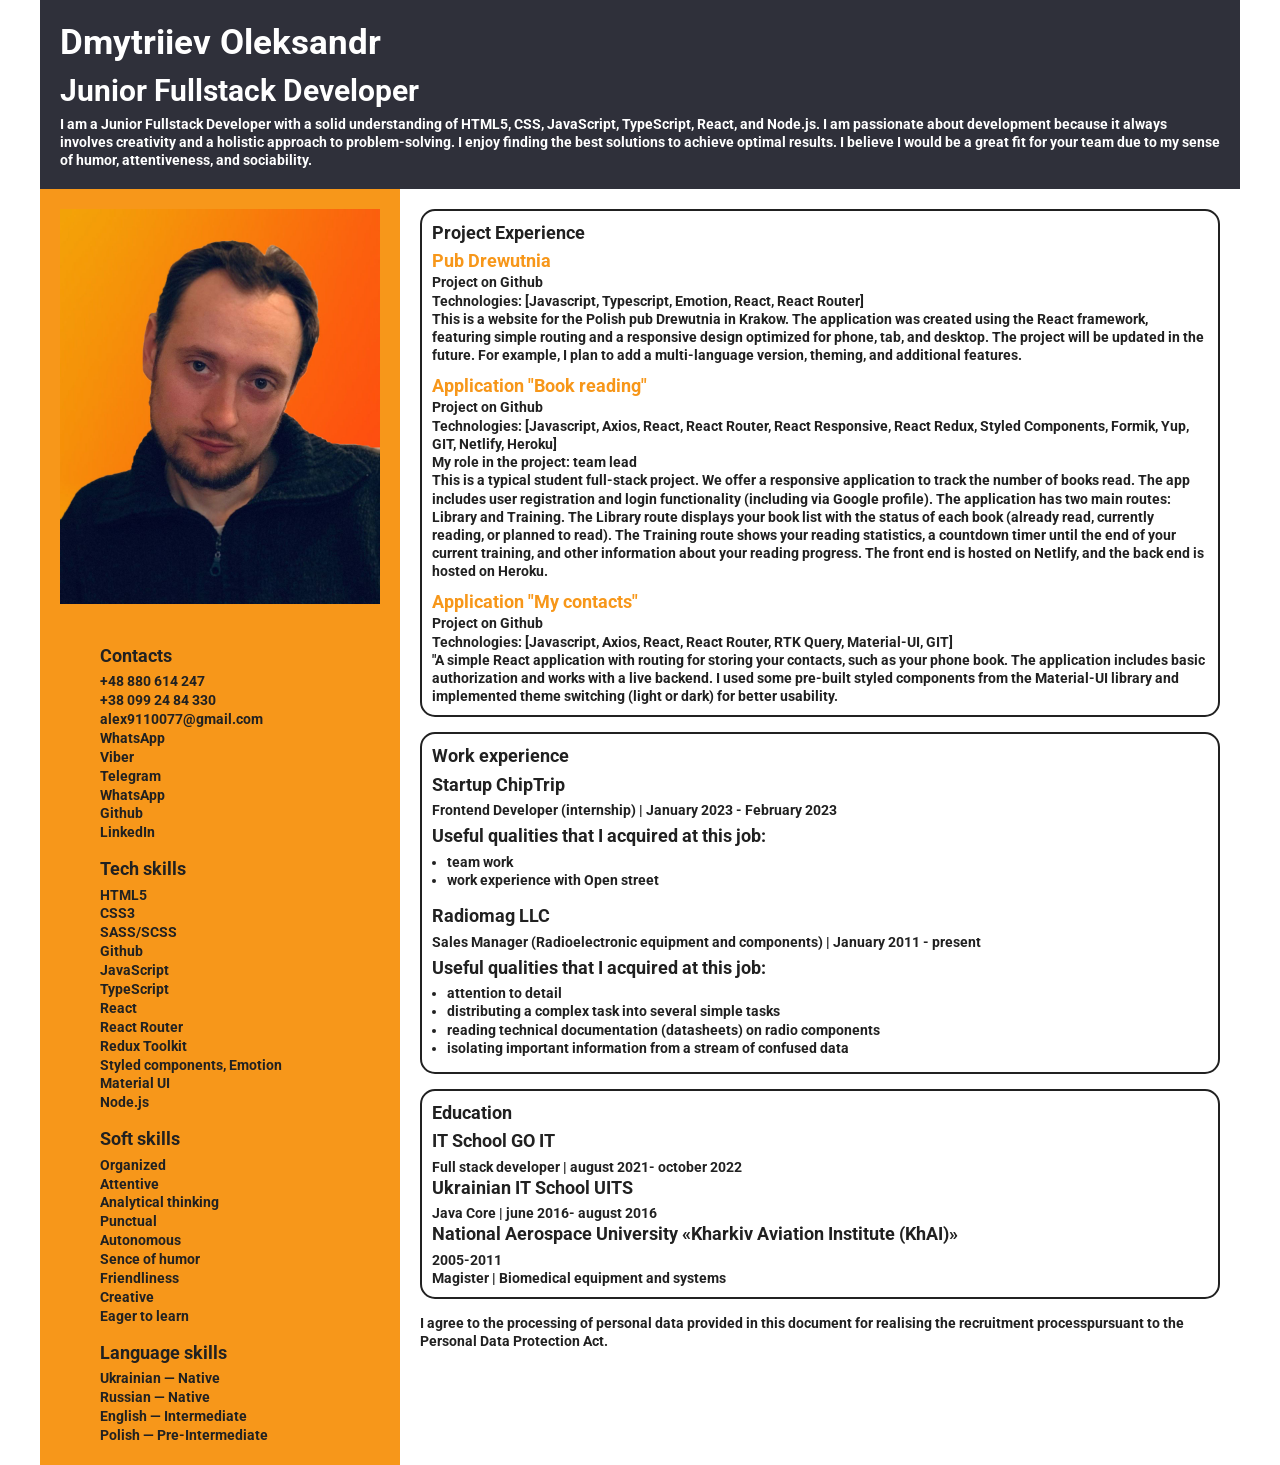
<file: index.html>
<!DOCTYPE html>
<html lang="pl">
  <head>
    <meta charset="UTF-8" />
    <meta name="viewport" content="width=device-width, initial-scale=1.0" />
    <title>Dmitriev Aleksandr</title>
    <link rel="preconnect" href="https://fonts.googleapis.com" />
    <link rel="preconnect" href="https://fonts.gstatic.com" crossorigin />
    <link
      href="https://fonts.googleapis.com/css2?family=Raleway:wght@700&family=Roboto:wght@400;500;700;900&display=swap"
      rel="stylesheet"
    />
    <link
      rel="stylesheet"
      href="https://cdnjs.cloudflare.com/ajax/libs/modern-normalize/1.1.0/modern-normalize.min.css"
    />
    <link rel="stylesheet" href="./css/main.min.css" />
  </head>

  <body>
    <header>
      <section class="container header-section">
        <h1 class="header-section__name">Dmytriiev Oleksandr</h1>
        <h2 class="header-section__position">Junior Fullstack Developer</h2>
        <p class="header-section__resume-text">
          I am a Junior Fullstack Developer with a solid understanding of HTML5,
          CSS, JavaScript, TypeScript, React, and Node.js. I am passionate about
          development because it always involves creativity and a holistic
          approach to problem-solving. I enjoy finding the best solutions to
          achieve optimal results. I believe I would be a great fit for your
          team due to my sense of humor, attentiveness, and sociability.
        </p>
      </section>
    </header>

    <main>
      <section class="container primaryContent">
        <aside class="sidebar">
          <img class="photo" src="./src/images/IMG3.jpg" alt="oops" />
          <section class="sidebar__content-section">
            <h2 class="sidebar-title">Contacts</h2>
            <ul class="list sidebar-list">
              <li class="sidebar-content">
                <a href="tel:+48880614247" class="link">+48 880 614 247</a>
              </li>
              <li class="sidebar-content">
                <a href="tel:+380992484330" class="link">+38 099 24 84 330</a>
              </li>
              <li class="sidebar-content">
                <a href="mailto:alex9110077@gmail.com" class="link"
                  >alex9110077@gmail.com</a
                >
              </li>
              <li class="sidebar-content">
                <a
                  href="https://api.whatsapp.com/send?phone=48880614247"
                  class="link"
                  >WhatsApp</a
                >
              </li>
              <li class="sidebar-content">
                <a href="viber://chat?number=0992484330" class="link">Viber</a>
              </li>
              <li class="sidebar-content">
                <a href="tg://resolve?domain=@DmitrievAlexTXT" class="link"
                  >Telegram</a
                >
              </li>
              <li class="sidebar-content">
                <a
                  href="https://api.whatsapp.com/send?phone=48880614247"
                  class="link"
                  >WhatsApp</a
                >
              </li>
              <li class="sidebar-content">
                <a
                  href="https://github.com/AlexanderDmitriev"
                  target="_blank"
                  rel="noopener noreferrer"
                  class="link"
                  >Github</a
                >
              </li>
              <li class="sidebar-content">
                <a
                  href="https://www.linkedin.com/in/alexander-dmitriev-43b876231/"
                  target="_blank"
                  rel="noopener noreferrer"
                  class="link"
                  >LinkedIn</a
                >
              </li>
            </ul>
            <h2 class="sidebar-title">Tech skills</h2>
            <ul class="sidebar-list">
              <li class="sidebar-content">HTML5</li>
              <li class="sidebar-content">CSS3</li>
              <li class="sidebar-content">SASS/SCSS</li>
              <li class="sidebar-content">Github</li>
              <li class="sidebar-content">JavaScript</li>
              <li class="sidebar-content">TypeScript</li>
              <li class="sidebar-content">React</li>
              <li class="sidebar-content">React Router</li>
              <li class="sidebar-content">Redux Toolkit</li>
              <li class="sidebar-content">Styled components, Emotion</li>
              <li class="sidebar-content">Material UI</li>
              <li class="sidebar-content">Node.js</li>
            </ul>
            <h2 class="sidebar-title">Soft skills</h2>
            <ul class="sidebar-list">
              <li class="sidebar-content">Organized</li>
              <li class="sidebar-content">Attentive</li>
              <li class="sidebar-content">Analytical thinking</li>
              <li class="sidebar-content">Punctual</li>
              <li class="sidebar-content">Autonomous</li>
              <li class="sidebar-content">Sence of humor</li>
              <li class="sidebar-content">Friendliness</li>
              <li class="sidebar-content">Creative</li>
              <li class="sidebar-content">Eager to learn</li>
            </ul>
            <h2 class="sidebar-title">Language skills</h2>
            <ul class="list sidebar-list">
              <li class="sidebar-content">Ukrainian — Native</li>
              <li class="sidebar-content">Russian — Native</li>
              <li class="sidebar-content">English — Intermediate</li>
              <li class="sidebar-content">Polish — Pre-Intermediate</li>
            </ul>
          </section>
        </aside>
        <section class="content">
          <div class="content-block">
            <h2 class="sidebar-title education-title">Project Experience</h2>
            <ul class="list sidebar-list">
              <li class="project-list">
                <a
                  href="https://alexanderdmitriev.github.io/Drewutnia/"
                  class="sidebar-content link project-link"
                >
                  Pub Drewutnia</a
                >
                <a
                  href="https://github.com/AlexanderDmitriev/Drewutnia"
                  class="sidebar-content link"
                >
                  Project on Github</a
                >
                <p class="content-text">
                  Technologies: [Javascript, Typescript, Emotion, React, React
                  Router]
                </p>
                <p class="content-text">
                  This is a website for the Polish pub Drewutnia in Krakow. The
                  application was created using the React framework, featuring
                  simple routing and a responsive design optimized for phone,
                  tab, and desktop. The project will be updated in the future.
                  For example, I plan to add a multi-language version, theming,
                  and additional features.
                </p>
              </li>
              <li class="project-list">
                <a
                  href="https://book-reading-43-9.netlify.app/"
                  class="sidebar-content link project-link"
                >
                  Application "Book reading"</a
                >
                <a
                  href="https://github.com/AlexanderDmitriev/FinalProjectReact-Node-Front"
                  class="sidebar-content link"
                >
                  Project on Github</a
                >
                <p class="content-text">
                  Technologies: [Javascript, Axios, React, React Router, React
                  Responsive, React Redux, Styled Components, Formik, Yup, GIT,
                  Netlify, Heroku]
                </p>
                <p class="content-text">My role in the project: team lead</p>
                <p class="content-text">
                  This is a typical student full-stack project. We offer a
                  responsive application to track the number of books read. The
                  app includes user registration and login functionality
                  (including via Google profile). The application has two main
                  routes: Library and Training. The Library route displays your
                  book list with the status of each book (already read,
                  currently reading, or planned to read). The Training route
                  shows your reading statistics, a countdown timer until the end
                  of your current training, and other information about your
                  reading progress. The front end is hosted on Netlify, and the
                  back end is hosted on Heroku.
                </p>
              </li>
              <!--  -->
              <li class="project-list">
                <a
                  href="https://alexanderdmitriev.github.io/goit-react-hw-08-phonebook/"
                  class="sidebar-content link project-link"
                >
                  Application "My contacts"</a
                >
                <a
                  href="https://github.com/AlexanderDmitriev/goit-react-hw-08-phonebook"
                  class="sidebar-content link"
                >
                  Project on Github</a
                >
                <p class="content-text">
                  Technologies: [Javascript, Axios, React, React Router, RTK
                  Query, Material-UI, GIT]
                </p>
                <p class="content-text">
                  "A simple React application with routing for storing your
                  contacts, such as your phone book. The application includes
                  basic authorization and works with a live backend. I used some
                  pre-built styled components from the Material-UI library and
                  implemented theme switching (light or dark) for better
                  usability.
                </p>
              </li>
              <!-- <li class="project-list">
                <a
                  href="https://alexanderdmitriev.github.io/goit-react-hw-05-movies/"
                  class="sidebar-content link project-link"
                >
                  Application "Movie finder"</a
                >
                <a
                  href="https://github.com/AlexanderDmitriev/goit-react-hw-05-movies"
                  class="sidebar-content link"
                >
                  Project on Github</a
                >
                <p class="content-text">
                  Technologies: [Javascript, Axios, React, React Router,
                  Emotion]
                </p>
                <p class="content-text">
                  Technologies: [Javascript, Axios, React, React Router,
                  Emotion] This React application is useful for fi nding
                  information about some fi lms. As backend I usethemoviedb.org
                  API. It is use async loading JS-code for every route in the
                  application. I used routing inapplication for decreasing
                  loading data and speeding-up work of the application.
                </p>
              </li> -->
            </ul>
          </div>

          <div class="content-block">
            <h2 class="sidebar-title education-title" data-locale="work">
              Work experience
            </h2>
            <h3 class="content-title__secondary" data-locale="work-name">
              Startup ChipTrip
            </h3>
            <p class="content-text education-title" data-locale="work-who">
              Frontend Developer (internship) | January 2023 - February 2023
            </p>
            <h3 class="content-title__secondary" data-locale="work-name">
              Useful qualities that I acquired at this job:
            </h3>
            <ul class="sidebar-list content-title__secondary work-section">
              <li class="workList" data-locale="work-item1">team work</li>
              <li class="workList" data-locale="work-item3">
                work experience with Open street
              </li>
            </ul>
            <h3 class="content-title__secondary" data-locale="work-name">
              Radiomag LLC
            </h3>
            <p class="content-text education-title" data-locale="work-who">
              Sales Manager (Radioelectronic equipment and components) | January
              2011 - present
            </p>
            <h3 class="content-title__secondary" data-locale="work-name">
              Useful qualities that I acquired at this job:
            </h3>
            <ul class="sidebar-list content-title__secondary work-section">
              <li class="workList" data-locale="work-item1">
                attention to detail
              </li>
              <li class="workList" data-locale="work-item2">
                distributing a complex task into several simple tasks
              </li>
              <li class="workList" data-locale="work-item3">
                reading technical documentation (datasheets) on radio components
              </li>
              <li class="workList" data-locale="work-item4">
                isolating important information from a stream of confused data
              </li>
            </ul>
          </div>

          <div class="content-block">
            <h2 class="sidebar-title education-title" data-locale="education">
              Education
            </h2>
            <ul class="list">
              <li>
                <h3
                  class="content-title__secondary"
                  data-locale="addEducation-title1"
                >
                  IT School GO IT
                </h3>
                <p class="content-text" data-locale="addEducation-text1">
                  Full stack developer | august 2021- october 2022
                </p>
              </li>
              <li>
                <h3 class="content-title__secondary">
                  Ukrainian IT School UITS
                </h3>
                <p class="content-text" data-locale="addEducation-text2">
                  Java Core | june 2016- august 2016
                </p>
              </li>
              <li>
                <h3
                  class="content-title__secondary"
                  data-locale="education-name"
                >
                  National Aerospace University «Kharkiv Aviation Institute
                  (KhAI)»
                </h3>
                <p class="content-text">2005-2011</p>
                <p class="content-text" data-locale="education-text">
                  Magister | Biomedical equipment and systems
                </p>
              </li>
            </ul>
          </div>

          <p class="content-text">
            I agree to the processing of personal data provided in this document
            for realising the recruitment processpursuant to the Personal Data
            Protection Act.
          </p>
        </section>
      </section>
    </main>
  </body>
</html>
</file>
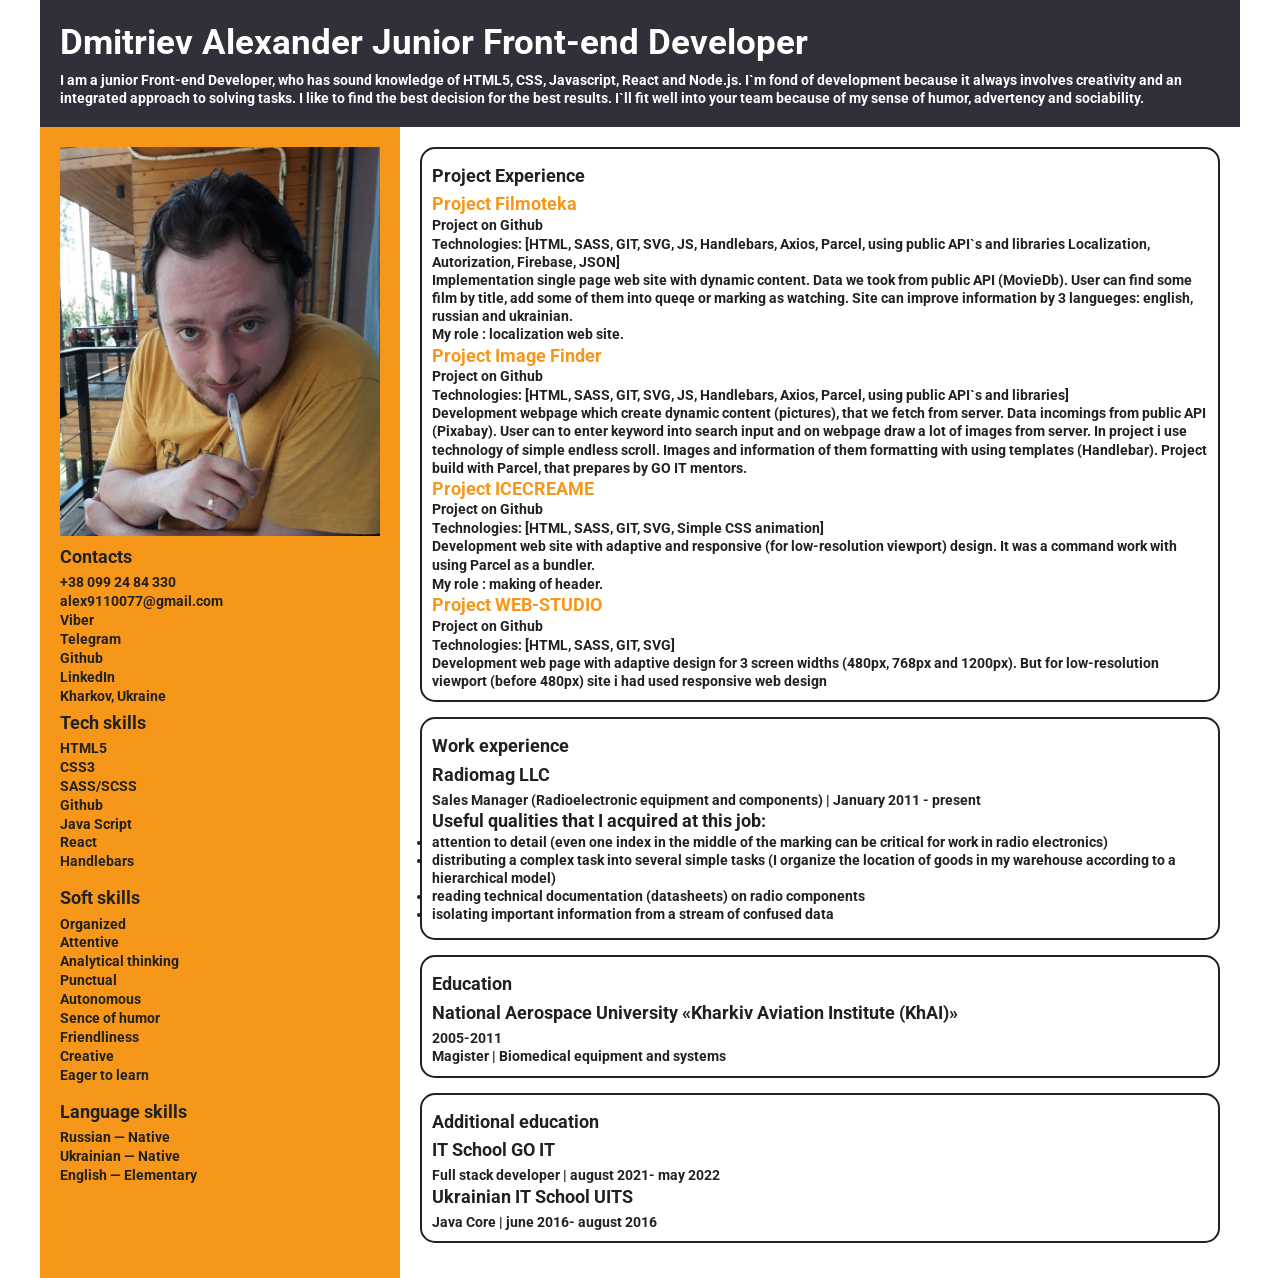
<file: src/index.html>
<!DOCTYPE html>
<html lang="en">

<head>
    <meta charset="UTF-8">
    <meta name="viewport" content="width=device-width, initial-scale=1.0">
    <title>Dmitriev Alexander</title>
    <link rel="preconnect" href="https://fonts.googleapis.com" />
    <link rel="preconnect" href="https://fonts.gstatic.com" crossorigin />
    <link href="https://fonts.googleapis.com/css2?family=Raleway:wght@700&family=Roboto:wght@400;500;700;900&display=swap"
        rel="stylesheet" />
    <link rel="stylesheet" href="https://cdnjs.cloudflare.com/ajax/libs/modern-normalize/1.1.0/modern-normalize.min.css" />
    <link rel="stylesheet" href="../css/main.min.css"/>
</head>

<body>
<header>
    <section class="container header-section">
        <h1 class="header-section__name" data-locale="title">Dmitriev Alexander Junior Front-end Developer</h1>
        <p class="header-section__resume-text" data-locale="resume-text">  I am a junior Front-end Developer, 
            who has sound knowledge of HTML5, CSS, Javascript, React and Node.js. I`m fond of development because 
            it always involves creativity and an integrated approach to solving tasks. I like to find the best 
            decision for the best results. I`ll fit well into your team because of my sense of humor, advertency 
            and sociability.
        </p>
        
    </section> 
</header>

<main>
    <section class="container primaryContent">
            <aside class="sidebar">
                <img class="photo" src="./images/IMG2.jpg" alt="oops" >
                <h2 class="sidebar-title" data-locale="contacts">Contacts</h2>
                <ul class="list">
                    <li class="sidebar-content"><a href="tel:+380992484330" class="link">+38 099 24 84 330</a></li>
                    <li class="sidebar-content"><a href="mailto:alex9110077@gmail.com" class="link">alex9110077@gmail.com</a> </li>
                    <li class="sidebar-content"><a href="viber://chat?number=0992484330" class="link">Viber</a></li>
                    <li class="sidebar-content"><a href="tg://resolve?domain=@DmitrievAlexTXT" class="link">Telegram</a></li>
                    <li class="sidebar-content"><a href="https://github.com/AlexanderDmitriev" target="_blank"
                  rel="noopener noreferrer" class="link">Github</a></li>
                    <li class="sidebar-content"> <a href="https://www.linkedin.com/in/%D0%B0%D0%BB%D0%B5%D0%BA%D1%81%D0%B0%D0%BD%D0%B4%D1%80-%D0%B4%D0%BC%D0%B8%D1%82%D1%80%D0%B8%D0%B5%D0%B2-43b876231/"  target="_blank"
                  rel="noopener noreferrer" class="link">LinkedIn</a>  </li>
                    <li class="sidebar-content" data-locale="location">Kharkov, Ukraine</li>
                </ul>
                <h2 class="sidebar-title">Tech skills</h2>
                <ul class="sidebar-list">
                    <li class="sidebar-content">HTML5</li>
                    <li class="sidebar-content">CSS3</li>
                    <li class="sidebar-content">SASS/SCSS</li>
                    <li class="sidebar-content">Github</li>
                    <li class="sidebar-content">Java Script</li>
                    <li class="sidebar-content">React</li>
                    <li class="sidebar-content">Handlebars</li>
                </ul>
                <h2 class="sidebar-title">Soft skills</h2>
                <ul class="sidebar-list">
                    <li class="sidebar-content" data-locale="soft1">Organized</li>
                    <li class="sidebar-content" data-locale="soft2">Attentive</li>
                    <li class="sidebar-content" data-locale="soft3">Analytical thinking</li>
                    <li class="sidebar-content" data-locale="soft4">Punctual</li>
                    <li class="sidebar-content" data-locale="soft7">Autonomous</li>
                    <li class="sidebar-content" data-locale="soft5">Sence of humor</li>
                    <li class="sidebar-content" data-locale="soft6">Friendliness</li>
                    <li class="sidebar-content" data-locale="soft7">Creative</li>
                    <li class="sidebar-content" data-locale="soft7">Eager to learn</li>
                </ul>
                <h2 class="sidebar-title" data-locale="language">Language skills</h2>
                <ul class="list sidebar-list">
                    <li class="sidebar-content" data-locale="rus">Russian — Native </li>
                    <li class="sidebar-content" data-locale="ukr">Ukrainian — Native</li>
                    <li class="sidebar-content" data-locale="eng">English — Elementary</li>
                </ul>
            </aside>
            <section class="content">
                <div class="content-block">
                    <h2 class="sidebar-title" data-locale="projects">Project  Experience</h2>
                    <ul class="list sidebar-list">
                        <li>
                            <a href="https://bifacial2.github.io/final-project-js/" class="sidebar-content link project-link">
                                Project Filmoteka</a>
                            <a href="https://github.com/bifacial2/final-project-js" class="sidebar-content link">
                                    Project on Github</a>
                            <p class="content-text" data-locale="filmoteka-tech">  Technologies: [HTML, SASS, GIT, SVG, JS, Handlebars, Axios, Parcel, using public API`s and libraries
                                        Localization, Autorization, Firebase, JSON]</p>
                            <p class="content-text" data-locale="filmoteka-text">Implementation single page web site with dynamic content. 
                                Data we took from public API (MovieDb). User can find some film by title, add some of them into queqe or marking as watching.
                                Site can improve information by 3 langueges: english, russian and ukrainian.
                            </p>
                            <p class="content-text" data-locale="filmoteka-role">My role : localization web site.</p>
                        </li>
                        <li>
                            <a href="https://alexanderdmitriev.github.io/goit-js-hw-11/" class="sidebar-content link project-link">
                                Project Image Finder</a>
                            <a href="https://github.com/AlexanderDmitriev/goit-js-hw-11" class="sidebar-content link">
                                    Project on Github</a>
                            <p class="content-text" data-locale="hw11-tech">Technologies: [HTML, SASS, GIT, SVG, JS, Handlebars, Axios, Parcel, using public API`s and libraries]</p>
                            <p class="content-text" data-locale="hw11-text">Development webpage which create dynamic content (pictures), that we fetch from server.
                                Data incomings from public API (Pixabay). User can to enter keyword into search input and on webpage draw
                                a lot of images from server. In project i use technology of simple endless scroll. Images and information of them
                                formatting with using templates (Handlebar). Project build with Parcel, that prepares by GO IT mentors.
                            </p>
                        </li>
                        <li>
                            <a href="https://bifacial2.github.io/final-project-html-css/" class="sidebar-content link project-link">
                                Project ICECREAME</a>
                            <a href="https://github.com/bifacial2/final-project-html-css" class="sidebar-content link">
                                    Project on Github</a>
                            <p class="content-text" data-locale="icecream-tech">Technologies: [HTML, SASS, GIT, SVG, Simple CSS animation]</p>
                            <p class="sidebar-content" data-locale="icecream-text">Development web site with adaptive and responsive (for low-resolution viewport) design. 
                               It was a command work with using Parcel as a bundler.</p>
                            <p class="content-text" data-locale="icecream-role">My role : making of header.</p>
                        </li>
                        <li>
                            <a href="https://alexanderdmitriev.github.io/goit-markup-hw-08/index.html" class="sidebar-content link project-link">
                                Project WEB-STUDIO</a>
                            <a href="https://github.com/AlexanderDmitriev/goit-markup-hw-08" class="sidebar-content link">
                                    Project on Github</a>
                            <p class="content-text" data-locale="hw8-tech">Technologies: [HTML, SASS, GIT, SVG]</p>
                            <p class="content-text" data-locale="hw8-text">Development web page with adaptive design for 3 screen widths (480px, 768px and 1200px). 
                                But for low-resolution viewport (before 480px) site i had used responsive web design</p>
                        </li>
                    </ul>
                </div>

                <div class="content-block">
                    <h2 class="sidebar-title" data-locale="work">Work experience</h2>
                            <h3 class="content-title__secondary" data-locale="work-name">Radiomag LLC</h3>
                            <p class="content-text" data-locale="work-who">Sales Manager (Radioelectronic equipment and components) | January 2011 - present</p>
                            <ul class="sidebar-list content-title__secondary" >Useful qualities that I acquired at this job: 
                                <li class="workList" data-locale="work-item1">attention to detail (even one index in the middle of the marking can be critical for work in radio electronics)</li>
                                <li class="workList" data-locale="work-item2">distributing a complex task into several simple tasks (I organize the location of goods in my warehouse according to a hierarchical model)</li>
                                <li class="workList" data-locale="work-item3">reading technical documentation (datasheets) on radio components</li>
                                <li class="workList" data-locale="work-item4">isolating important information from a stream of confused data</li>
                            </ul>
                </div>
                
                <div class="content-block">
                    <h2 class="sidebar-title" data-locale="education">Education</h2>
                    <h3 class="content-title__secondary" data-locale="education-name">National Aerospace University «Kharkiv Aviation Institute (KhAI)» </h3>
                    <p class="content-text" data-locale="education-text">2005-2011</p>
                    <p class="content-text" data-locale="education-text">Magister | Biomedical equipment and systems</p>
                </div>
                
                <div class="content-block">
                    <h2 class="sidebar-title" data-locale="addEducation">Additional education</h2>
                    <ul class="list">
                        <li>
                            <h3 class="content-title__secondary" data-locale="addEducation-title1">IT School GO IT</h3>
                            <p class="content-text" data-locale="addEducation-text1">Full stack developer | august 2021- may 2022</p>
                        </li>
                        <li>
                            <h3 class="content-title__secondary">Ukrainian IT School UITS</h3>
                            <p class="content-text" data-locale="addEducation-text2">Java Core | june 2016- august 2016 </p>
                        </li>
                    </ul>
                </div>
            </section>
            
    </section>

    
</main>

</body>

</html>
</file>
<file: css/main.min.css>
:root{--primary-text-color: #757575;--dark-text-color: #212121;--outside-background-color: #2f303a;--light-text-color: #ffffff;--second-color: #f7971a;--company-color: #afb1b8;--timing: 250ms;--cubik: cubic-bezier(0.4, 0, 0.2, 1);--smallFont1200: 14px;--middleFont1200: 18px;--largeFont1200: 30px;--nameFont1200:35px;--smallFont768: 12px;--middleFont768: 14px;--largeFont768: 25px;--nameFont768:30px}html{box-sizing:border-box}body{font-family:Roboto, sans-serif;font-style:normal}p,h1,h2,h3,h4,h5,h6{margin-top:0px;margin-bottom:0px}ul{margin-top:0px;margin-bottom:0px;padding-left:0px}.link{text-decoration:none;font-weight:700;font-size:7px;line-height:1.3;font-style:normal;color:var(--dark-text-color);transition-property:color, fill;transition-duration:var(--timing);transition-timing-function:var(--cubik)}@media print{.link{font-size:11px}}@media screen and (min-width: 480px){.link{font-weight:700;font-size:11px;line-height:1.3;font-style:normal;color:var(--dark-text-color)}}@media screen and (min-width: 768px){.link{font-weight:700;font-size:var(--smallFont768);line-height:1.3;font-style:normal;color:var(--dark-text-color)}}@media screen and (min-width: 1200px){.link{font-weight:700;font-size:var(--smallFont1200);line-height:1.3;font-style:normal;color:var(--dark-text-color)}}.link:hover,.link:focus{color:var(--primary-text-color);fill:var(--primary-text-color)}.list{list-style:none}.visually-hidden{position:absolute;clip:rect(0 0 0 0);width:1px;height:1px;margin:-1px}.container{width:100%;margin:0 auto}@media screen and (min-width: 480px){.container{width:480px}}@media screen and (min-width: 768px){.container{width:768px}}@media screen and (min-width: 1200px){.container{width:1200px}}.header-section{background-color:var(--outside-background-color);padding:20px}.header-section__name{font-weight:700;font-size:var(--nameFont768);line-height:1.3;font-style:normal;color:var(--light-text-color);margin-bottom:5px}@media screen and (min-width: 768px){.header-section__name{font-weight:700;font-size:var(--nameFont768);line-height:1.3;font-style:normal;color:var(--light-text-color)}}@media screen and (min-width: 1200px){.header-section__name{font-weight:700;font-size:var(--nameFont1200);line-height:1.3;font-style:normal;color:var(--light-text-color)}}.header-section__position{font-weight:700;font-size:var(--largeFont768);line-height:1.3;font-style:normal;color:var(--light-text-color);margin-bottom:5px}@media screen and (min-width: 768px){.header-section__position{font-weight:700;font-size:var(--largeFont768);line-height:1.3;font-style:normal;color:var(--light-text-color)}}@media screen and (min-width: 1200px){.header-section__position{font-weight:700;font-size:var(--largeFont1200);line-height:1.3;font-style:normal;color:var(--light-text-color)}}.header-section__resume-text{font-weight:700;font-size:var(--smallFont768);line-height:1.3;font-style:normal;color:var(--light-text-color)}@media print{.header-section__resume-text{font-size:11px}}@media screen and (min-width: 768px){.header-section__resume-text{font-weight:700;font-size:var(--smallFont768);line-height:1.3;font-style:normal;color:var(--light-text-color)}}@media screen and (min-width: 1200px){.header-section__resume-text{font-weight:700;font-size:var(--smallFont1200);line-height:1.3;font-style:normal;color:var(--light-text-color)}}.sidebar{width:30%;background-color:var(--second-color);overflow:auto;float:left;padding:20px}@media print{.sidebar__content-section{padding-left:22px}}@media screen and (min-width: 480px){.sidebar__content-section{padding-top:10px;padding-left:5px}}@media screen and (min-width: 768px){.sidebar__content-section{padding-top:15px;padding-left:20px}}@media screen and (min-width: 1200px){.sidebar__content-section{padding-top:30px;padding-left:40px}}.sidebar-title{padding-top:5px;padding-bottom:5px;font-weight:700;font-size:12px;line-height:1.3;font-style:normal;color:var(--dark-text-color)}@media print{.sidebar-title{font-size:14px}}@media screen and (min-width: 480px){.sidebar-title{font-weight:700;font-size:13px;line-height:1.3;font-style:normal;color:var(--dark-text-color)}}@media screen and (min-width: 768px){.sidebar-title{font-weight:700;font-size:var(--middleFont768);line-height:1.3;font-style:normal;color:var(--dark-text-color)}}@media screen and (min-width: 1200px){.sidebar-title{font-weight:700;font-size:var(--middleFont1200);line-height:1.3;font-style:normal;color:var(--dark-text-color)}}.sidebar-content{display:block;font-weight:700;font-size:8px;line-height:1.35;font-style:normal;color:var(--dark-text-color)}@media print{.sidebar-content{font-size:11px}}@media screen and (min-width: 480px){.sidebar-content{font-weight:700;font-size:11px;line-height:1.35;font-style:normal;color:var(--dark-text-color)}}@media screen and (min-width: 768px){.sidebar-content{font-weight:700;font-size:var(--smallFont768);line-height:1.35;font-style:normal;color:var(--dark-text-color)}}@media screen and (min-width: 1200px){.sidebar-content{font-weight:700;font-size:var(--smallFont1200);line-height:1.35;font-style:normal;color:var(--dark-text-color)}}.sidebar-list:not(:last-child){margin-bottom:10px}.photo{width:85px}@media print{.photo{width:220px;margin-left:-10px}}@media screen and (min-width: 480px){.photo{width:120px}}@media screen and (min-width: 768px){.photo{width:200px}}@media screen and (min-width: 1200px){.photo{width:320px}}.content{width:70%;float:right;padding:20px}.content-title__secondary{padding-bottom:5px;font-weight:700;font-size:12px;line-height:1.3;font-style:normal;color:var(--dark-text-color)}@media print{.content-title__secondary{font-size:14px}}@media screen and (min-width: 480px){.content-title__secondary{font-weight:700;font-size:13px;line-height:1.3;font-style:normal;color:var(--dark-text-color)}}@media screen and (min-width: 768px){.content-title__secondary{font-weight:700;font-size:var(--middleFont768);line-height:1.3;font-style:normal;color:var(--dark-text-color)}}@media screen and (min-width: 1200px){.content-title__secondary{font-weight:700;font-size:var(--middleFont1200);line-height:1.3;font-style:normal;color:var(--dark-text-color)}}.work-section{padding-left:15px}.workList{font-weight:700;font-size:8px;line-height:1.3;font-style:normal;color:var(--dark-text-color)}@media print{.workList{font-size:11px}}@media screen and (min-width: 480px){.workList{font-weight:700;font-size:11px;line-height:1.3;font-style:normal;color:var(--dark-text-color)}}@media screen and (min-width: 768px){.workList{font-weight:700;font-size:var(--smallFont768);line-height:1.3;font-style:normal;color:var(--dark-text-color)}}@media screen and (min-width: 1200px){.workList{font-weight:700;font-size:var(--smallFont1200);line-height:1.3;font-style:normal;color:var(--dark-text-color)}}.content-text{font-weight:700;font-size:10px;line-height:1.14;font-style:normal;color:var(--dark-text-color)}@media print{.content-text{font-size:11px}}@media screen and (min-width: 480px){.content-text{font-weight:700;font-size:11px;line-height:1.14;font-style:normal;color:var(--dark-text-color)}}@media screen and (min-width: 768px){.content-text{font-weight:700;font-size:var(--smallFont768);line-height:1.3;font-style:normal;color:var(--dark-text-color)}}@media screen and (min-width: 1200px){.content-text{font-weight:700;font-size:var(--smallFont1200);line-height:1.3;font-style:normal;color:var(--dark-text-color)}}.content-block{border:2px solid var(--dark-text-color);border-radius:15px;margin-bottom:15px;padding:10px}.primaryContent{display:flex}.project-link{font-weight:700;font-size:14px;line-height:1.3;font-style:normal;color:var(--second-color)}@media print{.project-link{font-size:14px}}@media screen and (min-width: 480px){.project-link{font-weight:700;font-size:13px;line-height:1.3;font-style:normal;color:var(--second-color)}}@media screen and (min-width: 768px){.project-link{font-weight:700;font-size:var(--middleFont768);line-height:1.3;font-style:normal;color:var(--second-color)}}@media screen and (min-width: 1200px){.project-link{font-weight:700;font-size:var(--middleFont1200);line-height:1.3;font-style:normal;color:var(--second-color)}}.project-list:not(:last-child){padding-bottom:10px}.education-title{padding-top:0;padding-bottom:5px}
/*# sourceMappingURL=main.min.css.map */
</file>
